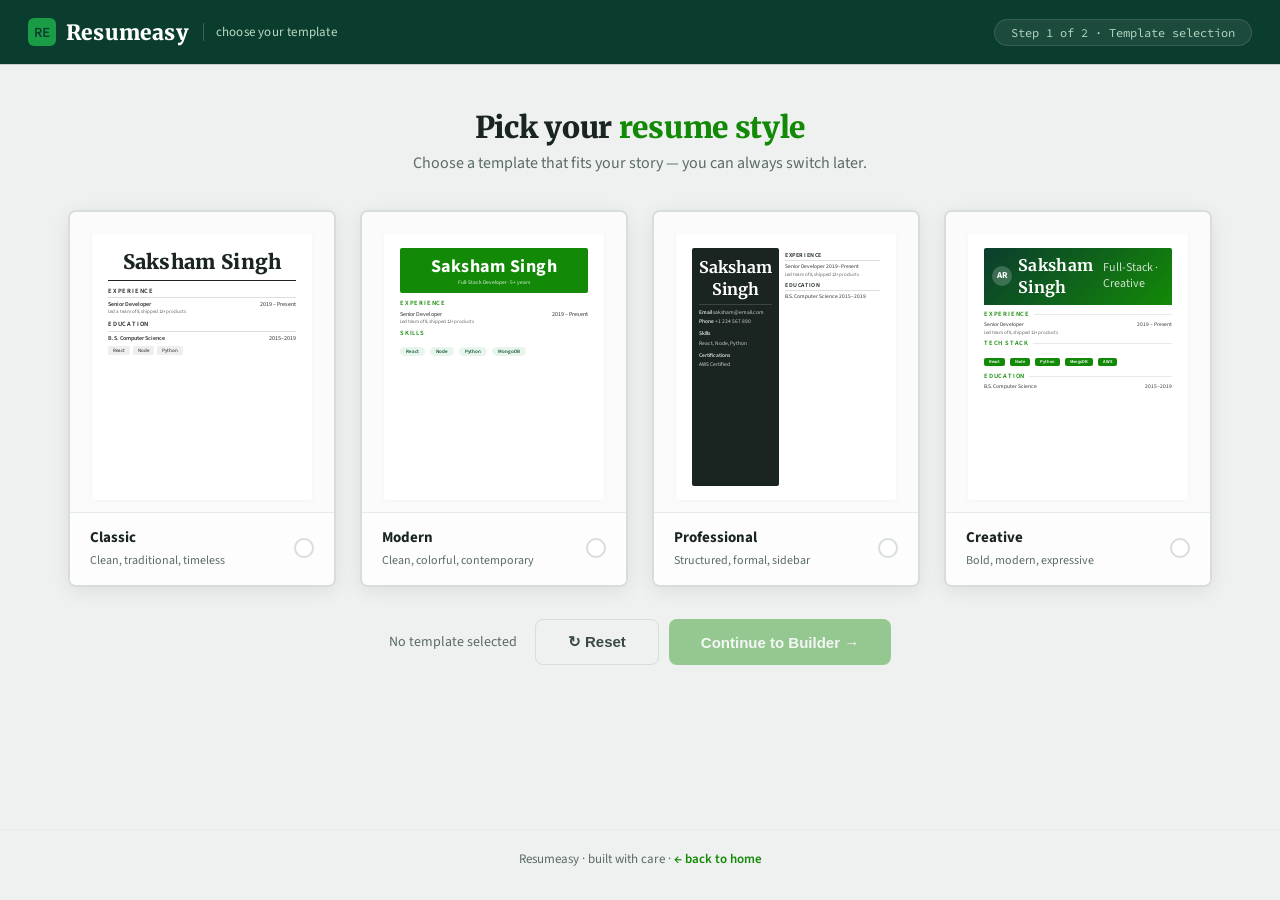
<file: index.html>
<!DOCTYPE html>
<html lang="en">

<head>
    <meta charset="UTF-8" />
    <meta name="viewport" content="width=device-width, initial-scale=1.0" />
    <title>Choose Template — Resumeasy</title>
    <link rel="preconnect" href="https://fonts.googleapis.com">
    <link rel="stylesheet" href="style.css">
    <link
        href="https://fonts.googleapis.com/css2?family=Source+Sans+3:wght@400;500;600;700&family=Source+Code+Pro:wght@400;500;600&family=Merriweather:wght@700;900&display=swap"
        rel="stylesheet">
</head>

<body>

    <header class="topbar">
        <div class="brand">
            <div class="mark">RE</div>
            Resumeasy
            <span class="sub">choose your template</span>
        </div>
        <div class="step-indicator">Step 1 of 2 · Template selection</div>
    </header>

    <section class="hero">
        <h1>Pick your <span>resume style</span></h1>
        <p>Choose a template that fits your story — you can always switch later.</p>
    </section>

    <div class="template-grid" id="templateGrid">

        <div class="template-card" data-template="classic" tabindex="0">
            <div class="check-mark">✓</div>
            <div class="template-preview">
                <div class="mini-resume mini-classic">
                    <div class="mini-name">Saksham Singh</div>
                    <div class="mini-section">Experience</div>
                    <div class="mini-row"><span class="label">Senior Developer</span> <span>2019 – Present</span></div>
                    <div class="mini-row" style="font-size:5px;color:#666;">Led a team of 8, shipped 12+ products</div>
                    <div class="mini-section">Education</div>
                    <div class="mini-row"><span class="label">B.S. Computer Science</span> <span>2015–2019</span></div>
                    <div style="margin-top:4px;display:flex;gap:3px;flex-wrap:wrap;">
                        <span style="background:#eee;padding:1px 5px;border-radius:2px;font-size:5px;">React</span>
                        <span style="background:#eee;padding:1px 5px;border-radius:2px;font-size:5px;">Node</span>
                        <span style="background:#eee;padding:1px 5px;border-radius:2px;font-size:5px;">Python</span>
                    </div>
                </div>
            </div>
            <div class="template-meta">
                <div class="left">
                    <span class="template-name">Classic</span>
                    <span class="template-desc">Clean, traditional, timeless</span>
                </div>
                <div class="select-radio"></div>
            </div>
        </div>

        <div class="template-card" data-template="modern" tabindex="0">
            <div class="check-mark">✓</div>
            <div class="template-preview">
                <div class="mini-resume mini-modern">
                    <div class="mini-header">
                        <div class="mini-name">Saksham Singh</div>
                        <div class="mini-sub">Full-Stack Developer · 5+ years</div>
                    </div>
                    <div class="mini-section">Experience</div>
                    <div class="mini-row"><span>Senior Developer</span> <span>2019 – Present</span></div>
                    <div style="font-size:5px;color:#666;margin-bottom:3px;">Led team of 8, shipped 12+ products</div>
                    <div class="mini-section">Skills</div>
                    <div>
                        <span class="mini-tag">React</span>
                        <span class="mini-tag">Node</span>
                        <span class="mini-tag">Python</span>
                        <span class="mini-tag">MongoDB</span>
                    </div>
                </div>
            </div>
            <div class="template-meta">
                <div class="left">
                    <span class="template-name">Modern</span>
                    <span class="template-desc">Clean, colorful, contemporary</span>
                </div>
                <div class="select-radio"></div>
            </div>
        </div>

        <div class="template-card" data-template="professional" tabindex="0">
            <div class="check-mark">✓</div>
            <div class="template-preview">
                <div class="mini-resume mini-professional">
                    <div class="mini-sidebar">
                        <div class="mini-name">Saksham Singh</div>
                        <div class="mini-item"><strong>Email</strong> saksham@email.com</div>
                        <div class="mini-item"><strong>Phone</strong> +1 234 567 890</div>
                        <div class="mini-item" style="margin-top:4px;"><strong>Skills</strong></div>
                        <div class="mini-item">React, Node, Python</div>
                        <div class="mini-item" style="margin-top:4px;"><strong>Certifications</strong></div>
                        <div class="mini-item">AWS Certified</div>
                    </div>
                    <div class="mini-main">
                        <div class="mini-section">Experience</div>
                        <div class="mini-row"><span>Senior Developer</span> <span>2019–Present</span></div>
                        <div style="font-size:5px;color:#666;">Led team of 8, shipped 12+ products</div>
                        <div class="mini-section">Education</div>
                        <div class="mini-row"><span>B.S. Computer Science</span> <span>2015–2019</span></div>
                    </div>
                </div>
            </div>
            <div class="template-meta">
                <div class="left">
                    <span class="template-name">Professional</span>
                    <span class="template-desc">Structured, formal, sidebar</span>
                </div>
                <div class="select-radio"></div>
            </div>
        </div>

        <div class="template-card" data-template="creative" tabindex="0">
            <div class="check-mark">✓</div>
            <div class="template-preview">
                <div class="mini-resume mini-creative">
                    <div class="mini-header">
                        <div class="mini-avatar">AR</div>
                        <div class="mini-name">Saksham Singh</div>
                        <div class="mini-sub">Full-Stack · Creative</div>
                    </div>
                    <div class="mini-section">Experience</div>
                    <div class="mini-row"><span>Senior Developer</span> <span>2019 – Present</span></div>
                    <div style="font-size:5px;color:#666;margin-bottom:3px;">Led team of 8, shipped 12+ products</div>
                    <div class="mini-section">Tech Stack</div>
                    <div>
                        <span class="mini-badge">React</span>
                        <span class="mini-badge">Node</span>
                        <span class="mini-badge">Python</span>
                        <span class="mini-badge">MongoDB</span>
                        <span class="mini-badge">AWS</span>
                    </div>
                    <div class="mini-section" style="margin-top:3px;">Education</div>
                    <div class="mini-row"><span>B.S. Computer Science</span> <span>2015–2019</span></div>
                </div>
            </div>
            <div class="template-meta">
                <div class="left">
                    <span class="template-name">Creative</span>
                    <span class="template-desc">Bold, modern, expressive</span>
                </div>
                <div class="select-radio"></div>
            </div>
        </div>

    </div>

    <div class="continue-bar">
        <div class="selected-label">
            <span id="selectedDisplay">No template selected</span>
        </div>
        <div style="display:flex;gap:10px;flex-wrap:wrap;">
            <button class="btn btn-ghost" id="resetBtn">↻ Reset</button>
            <button class="btn btn-primary" id="continueBtn" disabled>
                Continue to Builder →
            </button>
        </div>
    </div>
    <div class="footer-note">
        Resumeasy · built with care · <a href="#" id="backLink">← back to home</a>
    </div>

    <script>

        (function () {
            const grid = document.getElementById('templateGrid');
            const cards = grid.querySelectorAll('.template-card');
            const continueBtn = document.getElementById('continueBtn');
            const selectedDisplay = document.getElementById('selectedDisplay');
            const resetBtn = document.getElementById('resetBtn');

            let selectedTemplate = null;

            function selectTemplate(templateId) {

                cards.forEach(c => c.classList.remove('selected'));

                let found = null;
                cards.forEach(c => {
                    if (c.dataset.template === templateId) {
                        c.classList.add('selected');
                        found = c;
                    }
                });
                if (found) {
                    selectedTemplate = templateId;
                    const name = found.querySelector('.template-name')?.textContent || templateId;
                    selectedDisplay.innerHTML = `Selected: <strong>${name}</strong>`;
                    continueBtn.disabled = false;
                } else {
                    selectedTemplate = null;
                    selectedDisplay.textContent = 'No template selected';
                    continueBtn.disabled = true;
                }
            }


            cards.forEach(card => {
                card.addEventListener('click', function (e) {
                    const templateId = this.dataset.template;
                    selectTemplate(templateId);
                });

                card.addEventListener('keydown', function (e) {
                    if (e.key === 'Enter' || e.key === ' ') {
                        e.preventDefault();
                        const templateId = this.dataset.template;
                        selectTemplate(templateId);
                    }
                });
            });

            continueBtn.addEventListener('click', function () {
                if (!selectedTemplate) return;
                localStorage.setItem('resumeasy_template', selectedTemplate);
                window.location.href = 'VOC-Assign2.html';
            });


            resetBtn.addEventListener('click', function () {
                cards.forEach(c => c.classList.remove('selected'));
                selectedTemplate = null;
                selectedDisplay.textContent = 'No template selected';
                continueBtn.disabled = true;
                localStorage.removeItem('resumeasy_template');
            });

            document.getElementById('backLink').addEventListener('click', function (e) {
                e.preventDefault();

                window.location.href = 'index.html';
            });
            const stored = localStorage.getItem('resumeasy_template');
            if (stored) {
                const exists = Array.from(cards).some(c => c.dataset.template === stored);
                if (exists) {
                    selectTemplate(stored);
                }
            }
        })();
    </script>
</body>
</html>
</file>
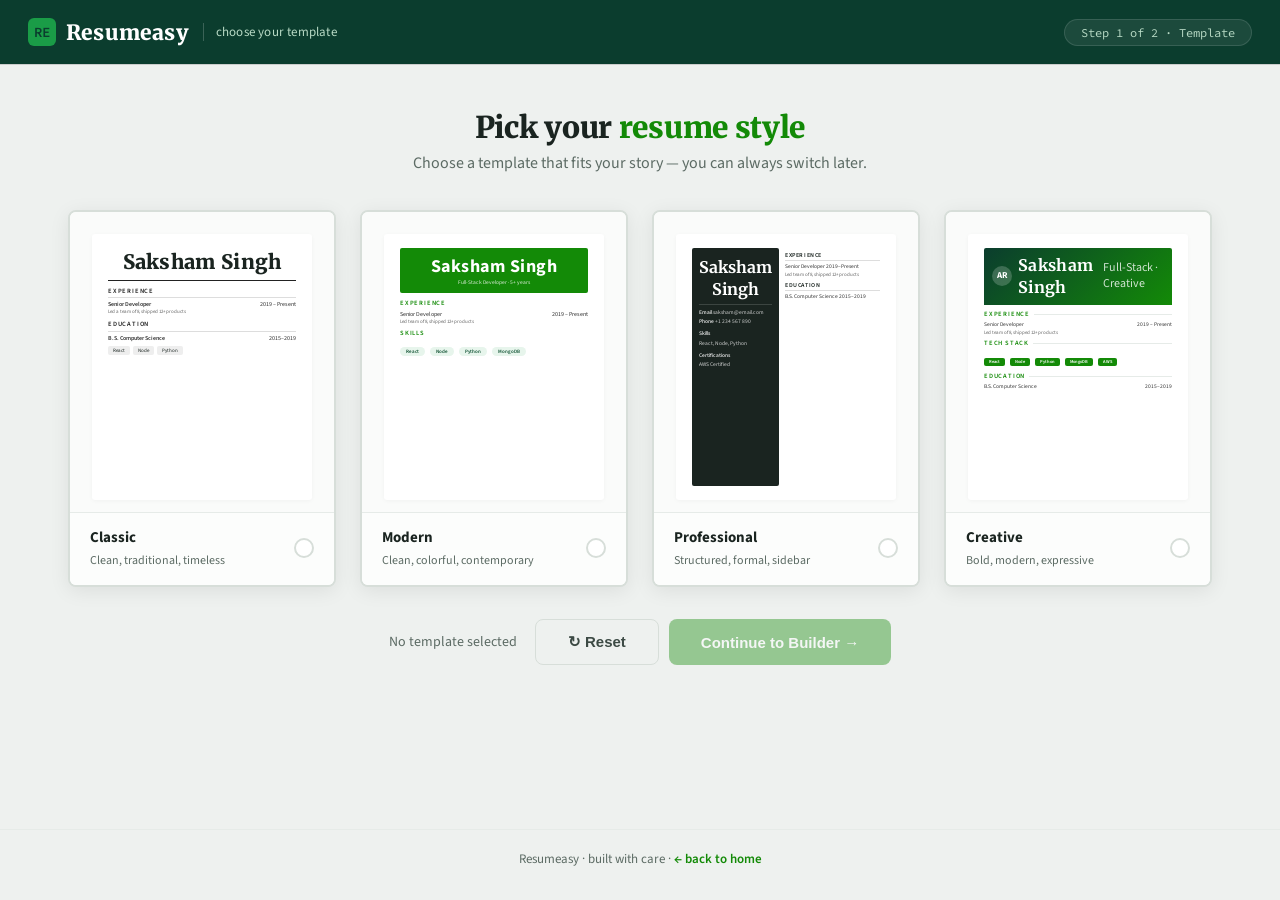
<file: template.html>
<!DOCTYPE html>
<html lang="en">

<head>
    <meta charset="UTF-8" />
    <meta name="viewport" content="width=device-width, initial-scale=1.0" />
    <title>Choose Template — Resumeasy</title>
    <link rel="preconnect" href="https://fonts.googleapis.com">
    <link rel="stylesheet" href="style.css">
    <link
        href="https://fonts.googleapis.com/css2?family=Source+Sans+3:wght@400;500;600;700&family=Source+Code+Pro:wght@400;500;600&family=Merriweather:wght@700;900&display=swap"
        rel="stylesheet">
</head>

<body>

    <header class="topbar">
        <div class="brand">
            <div class="mark">RE</div>
            Resumeasy
            <span class="sub">choose your template</span>
        </div>
        <div class="step-indicator">Step 1 of 2 · Template</div>
    </header>

    <section class="hero">
        <h1>Pick your <span>resume style</span></h1>
        <p>Choose a template that fits your story — you can always switch later.</p>
    </section>

    <div class="template-grid" id="templateGrid">

        <div class="template-card" data-template="classic" tabindex="0">
            <div class="check-mark">✓</div>
            <div class="template-preview">
                <div class="mini-resume mini-classic">
                    <div class="mini-name">Saksham Singh</div>
                    <div class="mini-section">Experience</div>
                    <div class="mini-row"><span class="label">Senior Developer</span> <span>2019 – Present</span></div>
                    <div class="mini-row" style="font-size:5px;color:#666;">Led a team of 8, shipped 12+ products</div>
                    <div class="mini-section">Education</div>
                    <div class="mini-row"><span class="label">B.S. Computer Science</span> <span>2015–2019</span></div>
                    <div style="margin-top:4px;display:flex;gap:3px;flex-wrap:wrap;">
                        <span style="background:#eee;padding:1px 5px;border-radius:2px;font-size:5px;">React</span>
                        <span style="background:#eee;padding:1px 5px;border-radius:2px;font-size:5px;">Node</span>
                        <span style="background:#eee;padding:1px 5px;border-radius:2px;font-size:5px;">Python</span>
                    </div>
                </div>
            </div>
            <div class="template-meta">
                <div class="left">
                    <span class="template-name">Classic</span>
                    <span class="template-desc">Clean, traditional, timeless</span>
                </div>
                <div class="select-radio"></div>
            </div>
        </div>

        <div class="template-card" data-template="modern" tabindex="0">
            <div class="check-mark">✓</div>
            <div class="template-preview">
                <div class="mini-resume mini-modern">
                    <div class="mini-header">
                        <div class="mini-name">Saksham Singh</div>
                        <div class="mini-sub">Full-Stack Developer · 5+ years</div>
                    </div>
                    <div class="mini-section">Experience</div>
                    <div class="mini-row"><span>Senior Developer</span> <span>2019 – Present</span></div>
                    <div style="font-size:5px;color:#666;margin-bottom:3px;">Led team of 8, shipped 12+ products</div>
                    <div class="mini-section">Skills</div>
                    <div>
                        <span class="mini-tag">React</span>
                        <span class="mini-tag">Node</span>
                        <span class="mini-tag">Python</span>
                        <span class="mini-tag">MongoDB</span>
                    </div>
                </div>
            </div>
            <div class="template-meta">
                <div class="left">
                    <span class="template-name">Modern</span>
                    <span class="template-desc">Clean, colorful, contemporary</span>
                </div>
                <div class="select-radio"></div>
            </div>
        </div>

        <div class="template-card" data-template="professional" tabindex="0">
            <div class="check-mark">✓</div>
            <div class="template-preview">
                <div class="mini-resume mini-professional">
                    <div class="mini-sidebar">
                        <div class="mini-name">Saksham Singh</div>
                        <div class="mini-item"><strong>Email</strong> saksham@email.com</div>
                        <div class="mini-item"><strong>Phone</strong> +1 234 567 890</div>
                        <div class="mini-item" style="margin-top:4px;"><strong>Skills</strong></div>
                        <div class="mini-item">React, Node, Python</div>
                        <div class="mini-item" style="margin-top:4px;"><strong>Certifications</strong></div>
                        <div class="mini-item">AWS Certified</div>
                    </div>
                    <div class="mini-main">
                        <div class="mini-section">Experience</div>
                        <div class="mini-row"><span>Senior Developer</span> <span>2019–Present</span></div>
                        <div style="font-size:5px;color:#666;">Led team of 8, shipped 12+ products</div>
                        <div class="mini-section">Education</div>
                        <div class="mini-row"><span>B.S. Computer Science</span> <span>2015–2019</span></div>
                    </div>
                </div>
            </div>
            <div class="template-meta">
                <div class="left">
                    <span class="template-name">Professional</span>
                    <span class="template-desc">Structured, formal, sidebar</span>
                </div>
                <div class="select-radio"></div>
            </div>
        </div>

        <div class="template-card" data-template="creative" tabindex="0">
            <div class="check-mark">✓</div>
            <div class="template-preview">
                <div class="mini-resume mini-creative">
                    <div class="mini-header">
                        <div class="mini-avatar">AR</div>
                        <div class="mini-name">Saksham Singh</div>
                        <div class="mini-sub">Full-Stack · Creative</div>
                    </div>
                    <div class="mini-section">Experience</div>
                    <div class="mini-row"><span>Senior Developer</span> <span>2019 – Present</span></div>
                    <div style="font-size:5px;color:#666;margin-bottom:3px;">Led team of 8, shipped 12+ products</div>
                    <div class="mini-section">Tech Stack</div>
                    <div>
                        <span class="mini-badge">React</span>
                        <span class="mini-badge">Node</span>
                        <span class="mini-badge">Python</span>
                        <span class="mini-badge">MongoDB</span>
                        <span class="mini-badge">AWS</span>
                    </div>
                    <div class="mini-section" style="margin-top:3px;">Education</div>
                    <div class="mini-row"><span>B.S. Computer Science</span> <span>2015–2019</span></div>
                </div>
            </div>
            <div class="template-meta">
                <div class="left">
                    <span class="template-name">Creative</span>
                    <span class="template-desc">Bold, modern, expressive</span>
                </div>
                <div class="select-radio"></div>
            </div>
        </div>

    </div>

    <div class="continue-bar">
        <div class="selected-label">
            <span id="selectedDisplay">No template selected</span>
        </div>
        <div style="display:flex;gap:10px;flex-wrap:wrap;">
            <button class="btn btn-ghost" id="resetBtn">↻ Reset</button>
            <button class="btn btn-primary" id="continueBtn" disabled>
                Continue to Builder →
            </button>
        </div>
    </div>
    <div class="footer-note">
        Resumeasy · built with care · <a href="#" id="backLink">← back to home</a>
    </div>

    <script>

        (function () {
            const grid = document.getElementById('templateGrid');
            const cards = grid.querySelectorAll('.template-card');
            const continueBtn = document.getElementById('continueBtn');
            const selectedDisplay = document.getElementById('selectedDisplay');
            const resetBtn = document.getElementById('resetBtn');

            let selectedTemplate = null;

            function selectTemplate(templateId) {

                cards.forEach(c => c.classList.remove('selected'));

                let found = null;
                cards.forEach(c => {
                    if (c.dataset.template === templateId) {
                        c.classList.add('selected');
                        found = c;
                    }
                });
                if (found) {
                    selectedTemplate = templateId;
                    const name = found.querySelector('.template-name')?.textContent || templateId;
                    selectedDisplay.innerHTML = `Selected: <strong>${name}</strong>`;
                    continueBtn.disabled = false;
                } else {
                    selectedTemplate = null;
                    selectedDisplay.textContent = 'No template selected';
                    continueBtn.disabled = true;
                }
            }


            cards.forEach(card => {
                card.addEventListener('click', function (e) {
                    const templateId = this.dataset.template;
                    selectTemplate(templateId);
                });

                card.addEventListener('keydown', function (e) {
                    if (e.key === 'Enter' || e.key === ' ') {
                        e.preventDefault();
                        const templateId = this.dataset.template;
                        selectTemplate(templateId);
                    }
                });
            });

            continueBtn.addEventListener('click', function () {
                if (!selectedTemplate) return;
                localStorage.setItem('resumeasy_template', selectedTemplate);
                window.location.href = 'VOC-Assign2.html';
            });


            resetBtn.addEventListener('click', function () {
                cards.forEach(c => c.classList.remove('selected'));
                selectedTemplate = null;
                selectedDisplay.textContent = 'No template selected';
                continueBtn.disabled = true;
                localStorage.removeItem('resumeasy_template');
            });

            document.getElementById('backLink').addEventListener('click', function (e) {
                e.preventDefault();

                window.location.href = 'index.html';
            });
            const stored = localStorage.getItem('resumeasy_template');
            if (stored) {
                const exists = Array.from(cards).some(c => c.dataset.template === stored);
                if (exists) {
                    selectTemplate(stored);
                }
            }
        })();
    </script>
</body>
</html>
</file>
<file: style.css>
:root {
            --green-900: #0b3d2e;
            --green-800: #0f5132;
            --green-700: #138a07;
            --green-600: #1a9c47;
            --green-100: #e7f5ec;
            --green-050: #f3faf5;
            --ink-900: #1a2420;
            --ink-700: #3c4a44;
            --ink-500: #5c6b64;
            --paper: #ffffff;
            --bg: #eef1ef;
            --line: #d7ded9;
            --line-soft: #e6ebe8;
            --amber: #b8860b;
            --danger: #b3261e;
            --radius: 6px;
        }

        * {
            margin: 0;
            padding: 0;
            box-sizing: border-box;
        }

        body {
            font-family: 'Source Sans 3', -apple-system, sans-serif;
            background: var(--bg);
            color: var(--ink-900);
            font-size: 15px;
        }

        .topbar {
            background: var(--green-900);
            color: #fff;
            display: flex;
            align-items: center;
            justify-content: space-between;
            padding: 0 24px;
            height: 56px;
            box-shadow: 0 1px 0 rgba(0, 0, 0, 0.15);
            position: sticky;
            top: 0;
            z-index: 20;
        }

        .brand {
            display: flex;
            align-items: center;
            gap: 10px;
            font-family: 'Merriweather', serif;
            font-weight: 900;
            font-size: 19px;
            letter-spacing: 0.2px;
        }

        .brand .mark {
            width: 26px;
            height: 26px;
            border-radius: 5px;
            background: var(--green-600);
            display: flex;
            align-items: center;
            justify-content: center;
            font-family: 'Source Code Pro', monospace;
            font-weight: 600;
            font-size: 14px;
            color: var(--green-900);
        }

        .brand .sub {
            font-family: 'Source Sans 3', sans-serif;
            font-weight: 400;
            font-size: 12px;
            color: #b7d9c4;
            margin-left: 2px;
            border-left: 1px solid rgba(255, 255, 255, 0.25);
            padding-left: 10px;
        }

        .topbar-actions {
            display: flex;
            gap: 10px;
            align-items: center;
        }

        .status-chip {
            font-family: 'Source Code Pro', monospace;
            font-size: 11.5px;
            color: #cfe9da;
            background: rgba(255, 255, 255, 0.08);
            border: 1px solid rgba(255, 255, 255, 0.18);
            border-radius: 20px;
            padding: 5px 12px;
            display: flex;
            align-items: center;
            gap: 7px;
        }

        .status-dot {
            width: 7px;
            height: 7px;
            border-radius: 50%;
            background: var(--green-600);
            box-shadow: 0 0 0 3px rgba(26, 156, 71, 0.25);
        }

        .workspace {
            display: flex;
            height: calc(100vh - 56px);
            min-height: 560px;
        }

        .panel-editor,
        .panel-preview {
            overflow-y: auto;
        }

        .panel-editor {
            flex: 0 0 46%;
            background: var(--paper);
            border-right: 1px solid var(--line);
        }

        .panel-preview {
            flex: 1;
            background: #dde3e0;
            display: flex;
            flex-direction: column;
        }

        .editor-tab {
            display: flex;
            align-items: center;
            gap: 8px;
            padding: 11px 20px;
            background: var(--green-050);
            border-bottom: 1px solid var(--line);
            font-family: 'Source Code Pro', monospace;
            font-size: 12.5px;
            color: var(--ink-700);
            position: sticky;
            top: 0;
            z-index: 5;
        }

        .editor-tab .file-dot {
            color: var(--green-700);
        }

        .editor-body {
            padding: 26px 28px 60px;
        }

        .field-block {
            margin-bottom: 22px;
        }

        .field-block .field-label {
            display: flex;
            align-items: baseline;
            gap: 8px;
            font-weight: 600;
            font-size: 13px;
            color: var(--ink-900);
            text-transform: uppercase;
            letter-spacing: 0.5px;
            margin-bottom: 8px;
        }

        .field-label .tag {
            font-family: 'Source Code Pro', monospace;
            font-size: 10.5px;
            text-transform: none;
            letter-spacing: 0;
            color: var(--green-700);
            background: var(--green-100);
            border-radius: 4px;
            padding: 2px 6px;
        }

        input[type="text"],
        input[type="email"],
        textarea {
            width: 100%;
            padding: 10px 13px;
            border: 1.5px solid var(--line);
            border-radius: var(--radius);
            font-size: 14px;
            font-family: inherit;
            color: var(--ink-900);
            background: #fcfdfc;
            transition: border-color 0.18s ease, box-shadow 0.18s ease, background 0.18s ease;
        }

        input[type="text"]:focus,
        input[type="email"]:focus,
        textarea:focus {
            outline: none;
            border-color: var(--green-700);
            background: #fff;
            box-shadow: 0 0 0 3px var(--green-100);
        }

        textarea {
            resize: vertical;
            min-height: 78px;
            line-height: 1.5;
        }

        .field-hint {
            font-size: 12px;
            color: var(--ink-500);
            margin-top: 6px;
        }

        .skills-grid {
            display: flex;
            flex-wrap: wrap;
            gap: 8px;
        }

        .skill-pill {
            position: relative;
        }

        .skill-pill input {
            position: absolute;
            opacity: 0;
            width: 100%;
            height: 100%;
            cursor: pointer;
            margin: 0;
        }

        .skill-pill span {
            display: inline-block;
            padding: 7px 14px;
            border: 1.5px solid var(--line);
            border-radius: 20px;
            font-size: 13px;
            color: var(--ink-700);
            background: #fcfdfc;
            transition: all 0.15s ease;
        }

        .skill-pill input:checked+span {
            background: var(--green-700);
            border-color: var(--green-700);
            color: #fff;
            font-weight: 600;
        }

        .skill-pill input:focus-visible+span {
            box-shadow: 0 0 0 3px var(--green-100);
        }

        .skill-pill:hover span {
            border-color: var(--green-600);
        }

        .dyn-row {
            border: 1px solid var(--line);
            border-left: 3px solid var(--green-700);
            border-radius: var(--radius);
            padding: 14px 16px;
            margin-bottom: 10px;
            background: #fbfcfb;
        }

        .dyn-row input {
            margin-bottom: 8px;
        }

        .dyn-row input:last-of-type {
            margin-bottom: 10px;
        }

        .dyn-row-foot {
            display: flex;
            justify-content: flex-end;
        }

        .link-btn {
            background: none;
            border: none;
            color: var(--danger);
            font-size: 12px;
            font-weight: 600;
            cursor: pointer;
            padding: 2px 4px;
        }

        .link-btn:hover {
            text-decoration: underline;
        }

        .add-row-btn {
            width: 100%;
            padding: 10px;
            border: 1.5px dashed var(--line);
            border-radius: var(--radius);
            background: transparent;
            color: var(--green-700);
            font-weight: 600;
            font-size: 13px;
            cursor: pointer;
            transition: all 0.15s ease;
        }

        .add-row-btn:hover {
            border-color: var(--green-700);
            background: var(--green-050);
        }

        .divider-line {
            border: none;
            border-top: 1px solid var(--line-soft);
            margin: 26px 0;
        }

        .footer-actions {
            display: flex;
            gap: 10px;
            padding-top: 8px;
        }

        .btn {
            border: none;
            border-radius: var(--radius);
            font-weight: 600;
            font-size: 13.5px;
            padding: 11px 18px;
            cursor: pointer;
            transition: all 0.15s ease;
        }

        .btn-primary {
            background: var(--green-700);
            color: #fff;
        }

        .btn-primary:hover {
            background: var(--green-800);
        }

        .btn-ghost {
            background: transparent;
            color: var(--ink-700);
            border: 1.5px solid var(--line);
        }

        .btn-ghost:hover {
            border-color: var(--danger);
            color: var(--danger);
        }

        .btn-secondary {
            background: var(--green-050);
            color: var(--green-800);
            border: 1.5px solid var(--green-100);
        }

        .btn-secondary:hover {
            background: var(--green-100);
            border-color: var(--green-600);
        }

        .footer-actions {
            flex-wrap: wrap;
        }

        .footer-actions .btn {
            flex: 1 1 auto;
        }

        .preview-toolbar {
            background: var(--green-900);
            color: #dfeee5;
            display: flex;
            align-items: center;
            justify-content: space-between;
            padding: 9px 20px;
            font-family: 'Source Code Pro', monospace;
            font-size: 12px;
        }

        .preview-toolbar .compile-status {
            display: flex;
            align-items: center;
            gap: 8px;
        }

        .progress-track {
            width: 130px;
            height: 5px;
            background: rgba(255, 255, 255, 0.18);
            border-radius: 20px;
            overflow: hidden;
        }

        .progress-bar {
            height: 100%;
            width: 0%;
            background: var(--green-600);
            transition: width 0.4s ease;
        }

        .zoom-note {
            color: #9db8ab;
        }

        .preview-scroll {
            flex: 1;
            overflow-y: auto;
            padding: 34px 5%;
            display: flex;
            justify-content: center;
        }

        .resume-page {
            width: 100%;
            max-width: 680px;
            background: var(--paper);
            box-shadow: 0 2px 6px rgba(0, 0, 0, 0.08), 0 10px 30px rgba(0, 0, 0, 0.12);
            border-radius: 2px;
            padding: 48px 52px;
            min-height: 780px;
            animation: pageIn 0.35s ease;
        }

        @keyframes pageIn {
            from {
                opacity: 0;
                transform: translateY(10px);
            }

            to {
                opacity: 1;
                transform: translateY(0);
            }
        }

        .r-name {
            font-family: 'Merriweather', serif;
            font-weight: 900;
            font-size: 27px;
            color: var(--ink-900);
        }

        .r-contact {
            display: flex;
            flex-wrap: wrap;
            gap: 4px 18px;
            font-size: 13px;
            color: var(--ink-500);
            margin: 6px 0 16px;
            padding-bottom: 14px;
            border-bottom: 2px solid var(--green-700);
        }

        .r-summary {
            font-size: 14px;
            line-height: 1.65;
            color: var(--ink-700);
            margin: 4px 0 20px;
            padding-left: 14px;
            border-left: 3px solid var(--green-100);
        }

        .r-section-title {
            font-family: 'Source Code Pro', monospace;
            font-size: 11.5px;
            font-weight: 600;
            letter-spacing: 1.2px;
            text-transform: uppercase;
            color: var(--green-700);
            margin: 22px 0 10px;
            display: flex;
            align-items: center;
            gap: 10px;
        }

        .r-section-title::after {
            content: "";
            flex: 1;
            height: 1px;
            background: var(--line-soft);
        }

        .r-skills {
            display: flex;
            flex-wrap: wrap;
            gap: 7px;
        }

        .r-skill-tag {
            font-size: 12px;
            font-weight: 600;
            color: var(--green-800);
            background: var(--green-100);
            border: 1px solid var(--green-100);
            border-radius: 4px;
            padding: 4px 10px;
        }

        .r-entry {
            margin-bottom: 12px;
        }

        .r-entry .r-entry-title {
            font-weight: 700;
            font-size: 14.5px;
            color: var(--ink-900);
        }

        .r-entry .r-entry-meta {
            font-size: 12.5px;
            color: var(--ink-500);
        }

        .r-entry .r-entry-desc {
            font-size: 13px;
            color: var(--ink-700);
            line-height: 1.55;
            margin-top: 4px;
        }

        .r-entry .r-entry-link {
            font-size: 12.5px;
            color: var(--green-700);
            font-weight: 600;
        }

        .empty-preview {
            text-align: center;
            padding: 90px 20px;
            color: #9aa8a1;
        }

        .empty-preview .icon {
            font-family: 'Source Code Pro', monospace;
            font-size: 34px;
            color: var(--green-100);
            display: block;
            margin-bottom: 14px;
            background: var(--green-800);
            width: 64px;
            height: 64px;
            line-height: 64px;
            border-radius: 8px;
            margin-left: auto;
            margin-right: auto;
        }

        .empty-preview p {
            font-size: 14px;
            max-width: 280px;
            margin: 0 auto;
            line-height: 1.6;
        }

        @media (max-width: 900px) {
            .workspace {
                flex-direction: column;
                height: auto;
            }

            .panel-editor {
                flex: none;
                border-right: none;
                border-bottom: 1px solid var(--line);
            }

            .panel-preview {
                min-height: 500px;
            }

            .brand .sub {
                display: none;
            }
        }

        @media (max-width: 480px) {
            body {
                font-size: 14px;
            }

            .topbar {
                padding: 0 14px;
                height: 50px;
            }

            .brand {
                font-size: 16px;
            }

            .brand .mark {
                width: 22px;
                height: 22px;
                font-size: 12px;
            }

            .status-chip {
                font-size: 10px;
                padding: 4px 9px;
            }

            .editor-body {
                padding: 18px 16px 40px;
            }

            .field-block {
                margin-bottom: 16px;
            }

            .field-label {
                font-size: 12px;
            }

            .skills-grid {
                gap: 6px;
            }

            .skill-pill span {
                padding: 6px 11px;
                font-size: 12px;
            }

            .dyn-row {
                padding: 11px 12px;
            }

            .footer-actions {
                flex-direction: column;
            }

            .footer-actions .btn {
                width: 100%;
            }

            .preview-scroll {
                padding: 18px 4%;
            }

            .resume-page {
                padding: 26px 20px;
                min-height: auto;
            }

            .r-name {
                font-size: 21px;
            }

            .r-contact {
                font-size: 11.5px;
                gap: 3px 12px;
            }

            .r-summary {
                font-size: 12.5px;
            }

            .r-section-title {
                font-size: 10.5px;
            }

            .r-entry .r-entry-title {
                font-size: 13px;
            }

            .preview-toolbar {
                padding: 8px 14px;
                font-size: 11px;
            }

            .progress-track {
                width: 90px;
            }
        }

        @media print {

            .topbar,
            .panel-editor,
            .preview-toolbar {
                display: none !important;
            }

            .panel-preview {
                background: #fff;
            }

            .preview-scroll {
                padding: 0;
            }

            .resume-page {
                box-shadow: none;
                max-width: 100%;
            }
        }


        * {
            margin: 0;
            padding: 0;
            box-sizing: border-box;
        }

        :root {
            --green-900: #0b3d2e;
            --green-800: #0f5132;
            --green-700: #138a07;
            --green-600: #1a9c47;
            --green-100: #e7f5ec;
            --green-050: #f3faf5;
            --ink-900: #1a2420;
            --ink-700: #3c4a44;
            --ink-500: #5c6b64;
            --paper: #ffffff;
            --bg: #eef1ef;
            --line: #d7ded9;
            --line-soft: #e6ebe8;
            --radius: 8px;
            --shadow: 0 4px 20px rgba(0, 0, 0, 0.08);
            --shadow-hover: 0 8px 40px rgba(0, 0, 0, 0.14);
        }

        body {
            font-family: 'Source Sans 3', -apple-system, sans-serif;
            background: var(--bg);
            color: var(--ink-900);
            min-height: 100vh;
            display: flex;
            flex-direction: column;
        }

        .topbar {
            background: var(--green-900);
            color: #fff;
            display: flex;
            align-items: center;
            justify-content: space-between;
            padding: 0 28px;
            height: 64px;
            box-shadow: 0 1px 0 rgba(0, 0, 0, 0.15);
            flex-shrink: 0;
        }

        .brand {
            display: flex;
            align-items: center;
            gap: 10px;
            font-family: 'Merriweather', serif;
            font-weight: 900;
            font-size: 21px;
            letter-spacing: 0.2px;
        }

        .brand .mark {
            width: 28px;
            height: 28px;
            border-radius: 6px;
            background: var(--green-600);
            display: flex;
            align-items: center;
            justify-content: center;
            font-family: 'Source Code Pro', monospace;
            font-weight: 600;
            font-size: 14px;
            color: var(--green-900);
        }

        .brand .sub {
            font-family: 'Source Sans 3', sans-serif;
            font-weight: 400;
            font-size: 13px;
            color: #b7d9c4;
            margin-left: 4px;
            border-left: 1px solid rgba(255, 255, 255, 0.2);
            padding-left: 12px;
        }

        .topbar .step-indicator {
            font-family: 'Source Code Pro', monospace;
            font-size: 12px;
            color: #b7d9c4;
            background: rgba(255, 255, 255, 0.07);
            border: 1px solid rgba(255, 255, 255, 0.12);
            border-radius: 20px;
            padding: 5px 16px;
        }

        .hero {
            text-align: center;
            padding: 44px 20px 16px;
        }
        .hero h1 {
            font-family: 'Merriweather', serif;
            font-weight: 900;
            font-size: 30px;
            color: var(--ink-900);
            letter-spacing: -0.3px;
        }
        .hero h1 span {
            color: var(--green-700);
        }
        .hero p {
            color: var(--ink-500);
            font-size: 16px;
            margin-top: 6px;
            max-width: 500px;
            margin-left: auto;
            margin-right: auto;
        }

        .template-grid {
            display: grid;
            grid-template-columns: repeat(4, 1fr);
            gap: 24px;
            max-width: 1200px;
            margin: 20px auto 32px;
            padding: 0 28px;
        }

        .template-card {
            background: var(--paper);
            border-radius: var(--radius);
            border: 2.5px solid var(--line);
            overflow: hidden;
            cursor: pointer;
            transition: all 0.22s ease;
            box-shadow: var(--shadow);
            position: relative;
        }

        .template-card:hover {
            transform: translateY(-4px);
            box-shadow: var(--shadow-hover);
            border-color: var(--green-600);
        }

        .template-card.selected {
            border-color: var(--green-700);
            box-shadow: 0 0 0 4px var(--green-100), var(--shadow-hover);
        }

        .template-card .check-mark {
            position: absolute;
            top: 12px;
            right: 12px;
            width: 28px;
            height: 28px;
            border-radius: 50%;
            background: var(--green-700);
            color: #fff;
            display: flex;
            align-items: center;
            justify-content: center;
            font-size: 16px;
            font-weight: 700;
            opacity: 0;
            transform: scale(0.7);
            transition: all 0.2s ease;
            box-shadow: 0 2px 8px rgba(19, 138, 7, 0.35);
            z-index: 2;
        }

        .template-card.selected .check-mark {
            opacity: 1;
            transform: scale(1);
        }

        .template-preview {
            padding: 22px 22px 12px;
            background: #fafbfa;
            min-height: 300px;
            display: flex;
            flex-direction: column;
        }

        .mini-resume {
            font-size: 14px;
            line-height: 1.4;
            color: var(--ink-900);
            width: 100%;
            border-radius: 3px;
            padding: 14px 16px;
            background: #fff;
            box-shadow: 0 1px 4px rgba(0, 0, 0, 0.04);
            flex: 1;
        }

        .mini-classic .mini-name {
            font-family: 'Merriweather', serif;
            font-weight: 900;
            font-size: 20px;
            letter-spacing: 0.3px;
            text-align: center;
            border-bottom: 1.5px solid #222;
            padding-bottom: 4px;
            margin-bottom: 6px;
        }
        .mini-classic .mini-section {
            font-weight: 600;
            font-size: 6.5px;
            text-transform: uppercase;
            letter-spacing: 0.8px;
            color: #222;
            margin: 5px 0 2px;
            border-bottom: 1px solid #ddd;
            padding-bottom: 1px;
        }
        .mini-classic .mini-row {
            display: flex;
            justify-content: space-between;
            font-size: 6px;
            color: #333;
        }
        .mini-classic .mini-row .label {
            font-weight: 600;
        }

        .mini-modern .mini-header {
            background: var(--green-700);
            color: #fff;
            padding: 6px 8px;
            border-radius: 2px;
            margin-bottom: 6px;
            text-align: center;
        }
        .mini-modern .mini-header .mini-name {
            font-family: 'Source Sans 3', sans-serif;
            font-weight: 700;
            font-size: 18px;
            letter-spacing: 0.5px;
        }
        .mini-modern .mini-header .mini-sub {
            font-size: 5.5px;
            opacity: 0.85;
        }
        .mini-modern .mini-section {
            font-weight: 600;
            font-size: 6.5px;
            text-transform: uppercase;
            letter-spacing: 0.8px;
            color: var(--green-700);
            margin: 4px 0 2px;
        }
        .mini-modern .mini-row {
            display: flex;
            justify-content: space-between;
            font-size: 6px;
            color: #333;
        }
        .mini-modern .mini-tag {
            display: inline-block;
            background: var(--green-100);
            color: var(--green-800);
            font-size: 5px;
            font-weight: 600;
            padding: 1px 6px;
            border-radius: 10px;
            margin-right: 2px;
        }

        .mini-professional {
            display: flex;
            gap: 6px;
        }
        .mini-professional .mini-sidebar {
            flex: 0 0 30%;
            background: var(--ink-900);
            color: #eee;
            padding: 8px 7px;
            border-radius: 2px;
        }
        .mini-professional .mini-sidebar .mini-name {
            font-family: 'Merriweather', serif;
            font-weight: 700;
            font-size: 16px;
            color: #fff;
            text-align: center;
            border-bottom: 1px solid rgba(255, 255, 255, 0.15);
            padding-bottom: 3px;
            margin-bottom: 4px;
        }
        .mini-professional .mini-sidebar .mini-item {
            font-size: 5.5px;
            opacity: 0.85;
            margin-bottom: 2px;
        }
        .mini-professional .mini-sidebar .mini-item strong {
            color: #fff;
            font-weight: 600;
        }
        .mini-professional .mini-main {
            flex: 1;
        }
        .mini-professional .mini-main .mini-section {
            font-weight: 600;
            font-size: 6px;
            text-transform: uppercase;
            letter-spacing: 0.6px;
            color: var(--ink-900);
            border-bottom: 1px solid #ddd;
            margin: 3px 0 2px;
            padding-bottom: 1px;
        }
        .mini-professional .mini-main .mini-row {
            font-size: 5.5px;
            color: #333;
        }

        .mini-creative .mini-header {
            display: flex;
            align-items: center;
            gap: 6px;
            background: linear-gradient(135deg, var(--green-900), var(--green-700));
            color: #fff;
            padding: 6px 8px;
            border-radius: 2px 2px 0 0;
            margin-bottom: 5px;
        }
        .mini-creative .mini-header .mini-avatar {
            width: 20px;
            height: 20px;
            border-radius: 50%;
            background: rgba(255, 255, 255, 0.2);
            display: flex;
            align-items: center;
            justify-content: center;
            font-size: 9px;
            font-weight: 700;
            flex-shrink: 0;
        }
        .mini-creative .mini-header .mini-name {
            font-family: 'Merriweather', serif;
            font-weight: 700;
            font-size: 16px;
            letter-spacing: 0.3px;
        }
        .mini-creative .mini-header .mini-sub {
            font-size: 12px;
            opacity: 0.8;
            margin-left: auto;
        }
        .mini-creative .mini-section {
            font-weight: 600;
            font-size: 6.5px;
            text-transform: uppercase;
            letter-spacing: 0.8px;
            color: var(--green-700);
            margin: 3px 0 2px;
            display: flex;
            align-items: center;
            gap: 4px;
        }
        .mini-creative .mini-section::after {
            content: "";
            flex: 1;
            height: 1px;
            background: var(--line-soft);
        }
        .mini-creative .mini-row {
            display: flex;
            justify-content: space-between;
            font-size: 5.5px;
            color: #333;
        }
        .mini-creative .mini-badge {
            display: inline-block;
            background: var(--green-700);
            color: #fff;
            font-size: 4.5px;
            font-weight: 600;
            padding: 1px 5px;
            border-radius: 2px;
            margin-right: 2px;
        }

        /* ---- Card footer ---- */
        .template-meta {
            padding: 14px 20px 16px;
            border-top: 1px solid var(--line-soft);
            display: flex;
            justify-content: space-between;
            align-items: center;
            background: #fcfdfc;
        }
        .template-meta .template-name {
            font-weight: 700;
            font-size: 15px;
            color: var(--ink-900);
        }
        .template-meta .template-badge {
            font-size: 11px;
            color: var(--ink-500);
            background: var(--bg);
            padding: 2px 10px;
            border-radius: 12px;
            font-weight: 500;
        }
        .template-meta .template-desc {
            font-size: 12px;
            color: var(--ink-500);
            margin-top: 2px;
        }
        .template-meta .select-radio {
            width: 20px;
            height: 20px;
            border-radius: 50%;
            border: 2px solid var(--line);
            background: #fff;
            display: flex;
            align-items: center;
            justify-content: center;
            flex-shrink: 0;
            transition: all 0.2s ease;
        }
        .template-card.selected .select-radio {
            border-color: var(--green-700);
            background: var(--green-700);
        }
        .template-card.selected .select-radio::after {
            content: "✓";
            color: #fff;
            font-size: 12px;
            font-weight: 700;
        }
        .template-meta .left {
            display: flex;
            flex-direction: column;
            gap: 2px;
        }

        /* ===== CONTINUE BAR ===== */
        .continue-bar {
            max-width: 1200px;
            margin: 0 auto 48px;
            padding: 0 28px;
            display: flex;
            justify-content: flex-end;
            align-items: center;
            gap: 18px;
            flex-wrap: wrap;
        }

        .continue-bar .selected-label {
            font-size: 14px;
            color: var(--ink-500);
        }
        .continue-bar .selected-label strong {
            color: var(--ink-900);
        }

        .btn {
            border: none;
            border-radius: var(--radius);
            font-weight: 600;
            font-size: 15px;
            padding: 13px 32px;
            cursor: pointer;
            transition: all 0.18s ease;
            display: inline-flex;
            align-items: center;
            gap: 8px;
        }

        .btn-primary {
            background: var(--green-700);
            color: #fff;
        }
        .btn-primary:hover {
            background: var(--green-800);
            transform: translateY(-1px);
            box-shadow: 0 4px 14px rgba(19, 138, 7, 0.3);
        }
        .btn-primary:disabled {
            opacity: 0.4;
            cursor: not-allowed;
            transform: none;
            box-shadow: none;
        }

        .btn-ghost {
            background: transparent;
            color: var(--ink-700);
            border: 1.5px solid var(--line);
        }
        .btn-ghost:hover {
            border-color: var(--ink-700);
            background: var(--bg);
        }

        /* ===== FOOTER ===== */
        .footer-note {
            text-align: center;
            padding: 20px 28px 32px;
            color: var(--ink-500);
            font-size: 13px;
            border-top: 1px solid var(--line-soft);
            margin-top: auto;
        }
        .footer-note a {
            color: var(--green-700);
            text-decoration: none;
            font-weight: 600;
        }

        /* ===== RESPONSIVE ===== */
        @media (max-width: 1024px) {
            .template-grid {
                grid-template-columns: repeat(2, 1fr);
                gap: 20px;
            }
        }

        @media (max-width: 640px) {
            .topbar {
                padding: 0 16px;
                height: 56px;
            }
            .brand {
                font-size: 17px;
            }
            .brand .sub {
                display: none;
            }
            .topbar .step-indicator {
                font-size: 10px;
                padding: 4px 12px;
            }
            .hero h1 {
                font-size: 24px;
            }
            .hero p {
                font-size: 14px;
            }
            .template-grid {
                grid-template-columns: 1fr;
                padding: 0 16px;
                gap: 16px;
            }
            .template-preview {
                min-height: 160px;
                padding: 16px 16px 8px;
            }
            .template-meta {
                padding: 12px 16px 14px;
                flex-wrap: wrap;
                gap: 6px;
            }
            .template-meta .template-name {
                font-size: 14px;
            }
            .continue-bar {
                flex-direction: column;
                align-items: stretch;
                padding: 0 16px;
                margin-bottom: 32px;
            }
            .continue-bar .selected-label {
                text-align: center;
            }
            .btn {
                justify-content: center;
                padding: 12px 20px;
                font-size: 14px;
            }
            .mini-resume {
                font-size: 6px;
                padding: 8px 10px;
            }
            .mini-classic .mini-name {
                font-size: 12px;
            }
            .mini-modern .mini-header .mini-name {
                font-size: 11px;
            }
            .mini-professional .mini-sidebar .mini-name {
                font-size: 8px;
            }
            .mini-creative .mini-header .mini-name {
                font-size: 9px;
            }
        }

        @media (max-width: 380px) {
            .hero h1 {
                font-size: 20px;
            }
            .template-preview {
                min-height: 130px;
                padding: 12px 12px 6px;
            }
            .mini-resume {
                font-size: 5px;
                padding: 6px 8px;
            }
        }


        /* ---- Modern template ---- */
        .template-modern .r-modern-header {
            background: var(--green-700);
            color: #fff;
            padding: 16px 20px;
            border-radius: 4px 4px 0 0;
            margin-bottom: 16px;
        }

        .template-modern .r-modern-header .r-name {
            font-family: 'Source Sans 3', sans-serif;
            font-weight: 700;
            font-size: 26px;
            color: #fff;
            margin-bottom: 2px;
        }

        .template-modern .r-modern-sub {
            font-size: 13px;
            opacity: 0.85;
        }

        .template-modern .r-section-title {
            color: var(--green-700);
            border-bottom: 2px solid var(--green-100);
            padding-bottom: 3px;
        }

        .template-modern .r-skill-tag {
            background: var(--green-700);
            color: #fff;
            border: none;
        }

        /* ---- Professional template (sidebar) ---- */
        .template-professional .r-professional-wrapper {
            display: flex;
            gap: 20px;
        }

        .template-professional .r-sidebar {
            flex: 0 0 30%;
            background: var(--ink-900);
            color: #eee;
            padding: 16px 14px;
            border-radius: 4px;
        }

        .template-professional .r-sidebar .r-name {
            font-family: 'Merriweather', serif;
            font-weight: 700;
            font-size: 20px;
            color: #fff;
            text-align: center;
            border-bottom: 1px solid rgba(255, 255, 255, 0.2);
            padding-bottom: 8px;
            margin-bottom: 10px;
        }

        .template-professional .r-sidebar-item {
            font-size: 12px;
            margin-bottom: 6px;
            line-height: 1.4;
        }

        .template-professional .r-sidebar-item strong {
            color: #fff;
            font-weight: 600;
            display: block;
            margin-top: 6px;
        }

        .template-professional .r-sidebar-skills {
            display: flex;
            flex-wrap: wrap;
            gap: 4px;
            margin-top: 4px;
        }

        .template-professional .r-sidebar-skills span {
            background: rgba(255, 255, 255, 0.1);
            padding: 2px 8px;
            border-radius: 12px;
            font-size: 11px;
        }

        .template-professional .r-main {
            flex: 1;
        }

        .template-professional .r-section-title {
            color: var(--ink-900);
            border-bottom: 1px solid #ddd;
        }

        .template-professional .r-summary {
            border-left: 3px solid var(--green-700);
            padding-left: 12px;
        }

        /* ---- Creative template ---- */
        .template-creative .r-creative-header {
            display: flex;
            align-items: center;
            gap: 14px;
            background: linear-gradient(135deg, var(--green-900), var(--green-700));
            color: #fff;
            padding: 16px 20px;
            border-radius: 4px 4px 0 0;
            margin-bottom: 16px;
        }

        .template-creative .r-creative-avatar {
            width: 50px;
            height: 50px;
            border-radius: 50%;
            background: rgba(255, 255, 255, 0.2);
            display: flex;
            align-items: center;
            justify-content: center;
            font-size: 22px;
            font-weight: 700;
            flex-shrink: 0;
        }

        .template-creative .r-creative-header .r-name {
            font-family: 'Merriweather', serif;
            font-weight: 700;
            font-size: 24px;
            color: #fff;
            margin-bottom: 2px;
        }

        .template-creative .r-creative-sub {
            font-size: 13px;
            opacity: 0.85;
        }

        .template-creative .r-section-title {
            color: var(--green-700);
            font-weight: 700;
        }

        .template-creative .r-section-title::after {
            content: "";
            flex: 1;
            height: 2px;
            background: var(--green-100);
        }

        .template-creative .r-skill-tag {
            background: var(--green-700);
            color: #fff;
            border: none;
            border-radius: 4px;
        }

        .template-creative .r-entry-title {
            font-weight: 700;
        }

        .template-creative .r-entry-meta {
            color: var(--ink-500);
        }
</file>
